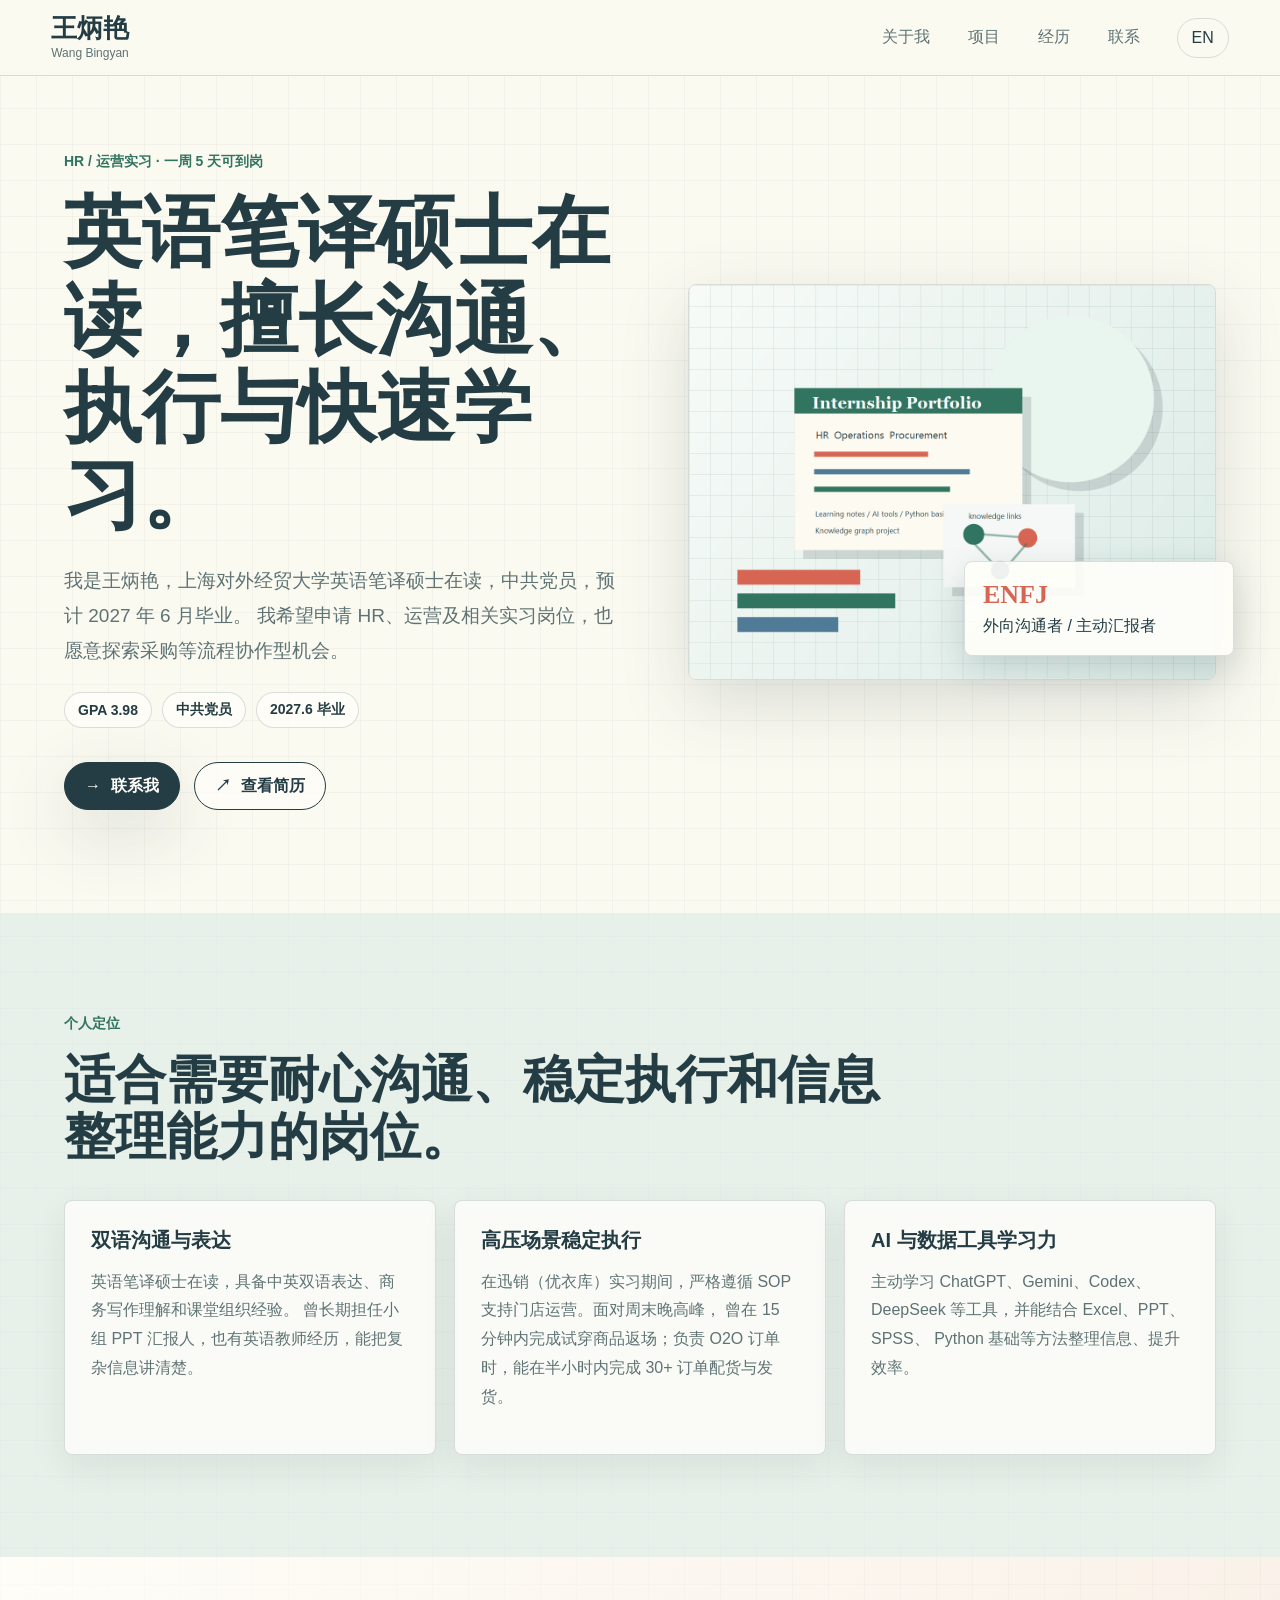
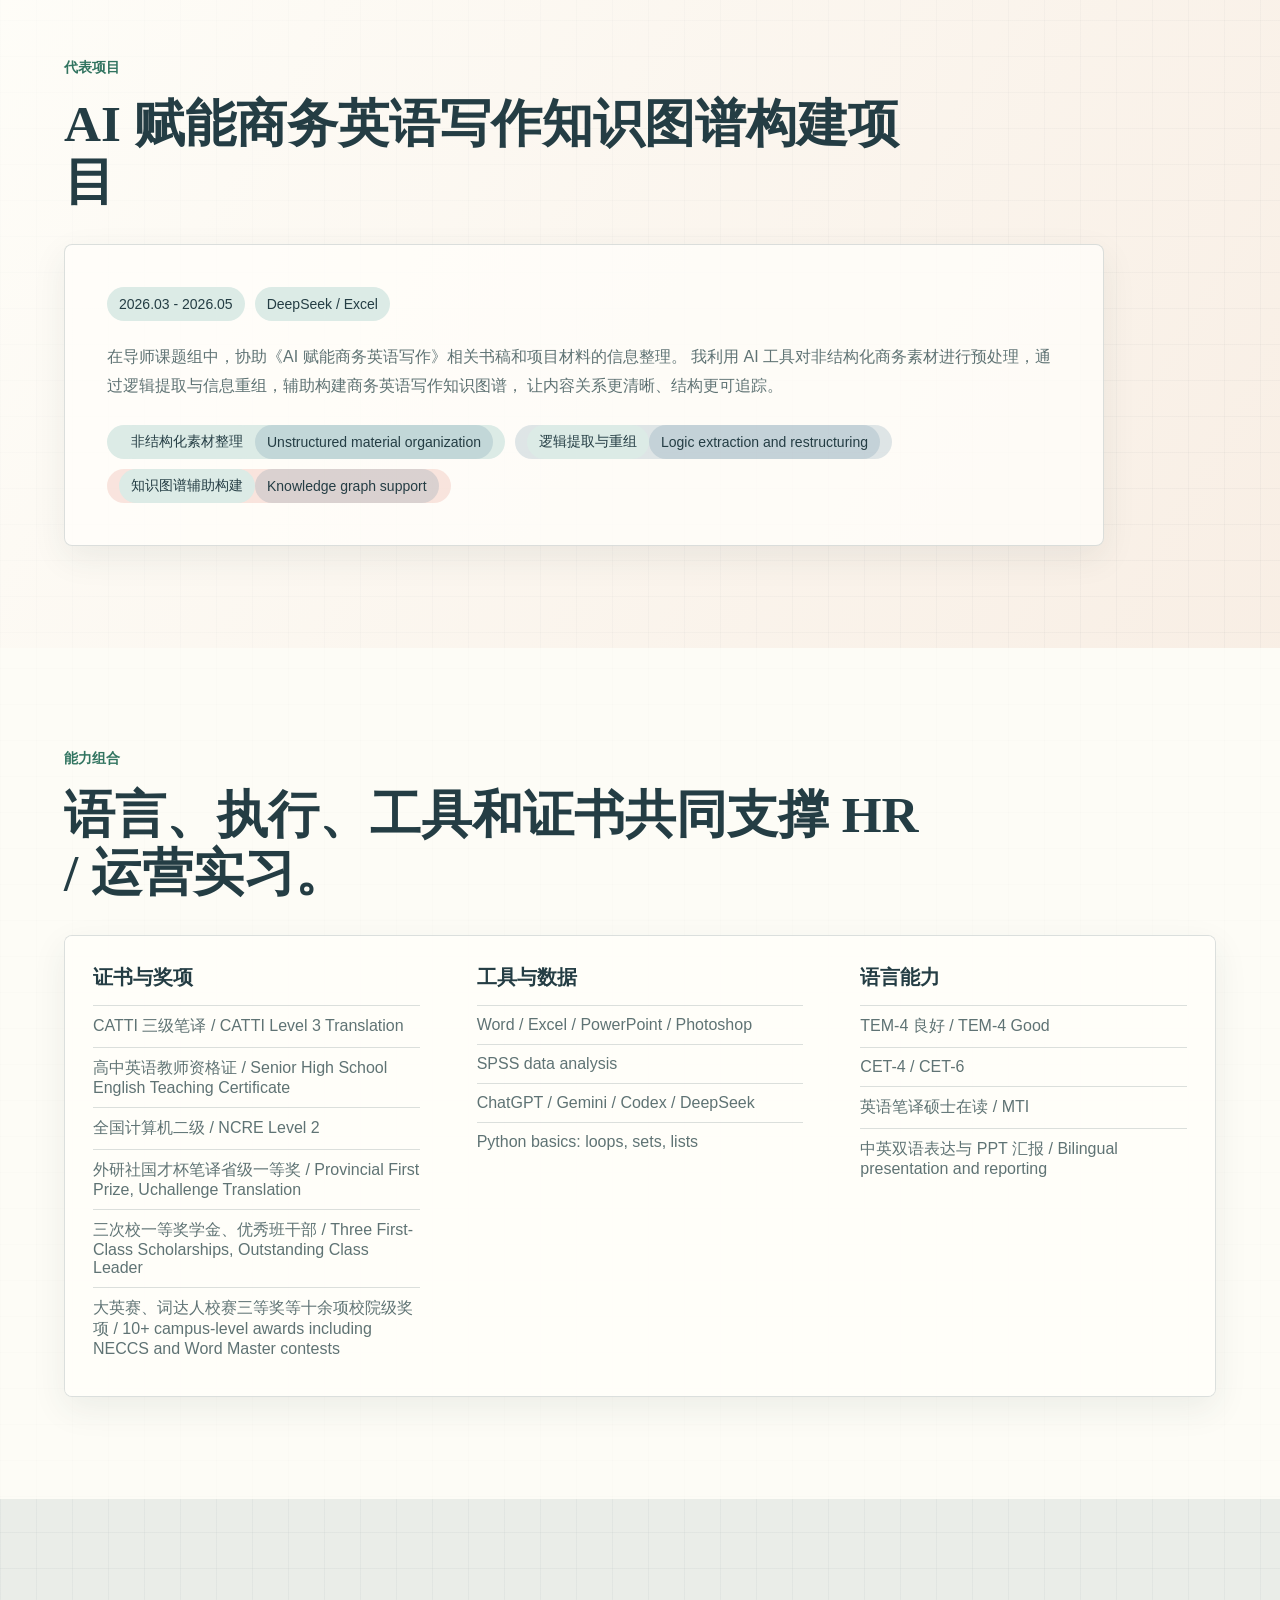
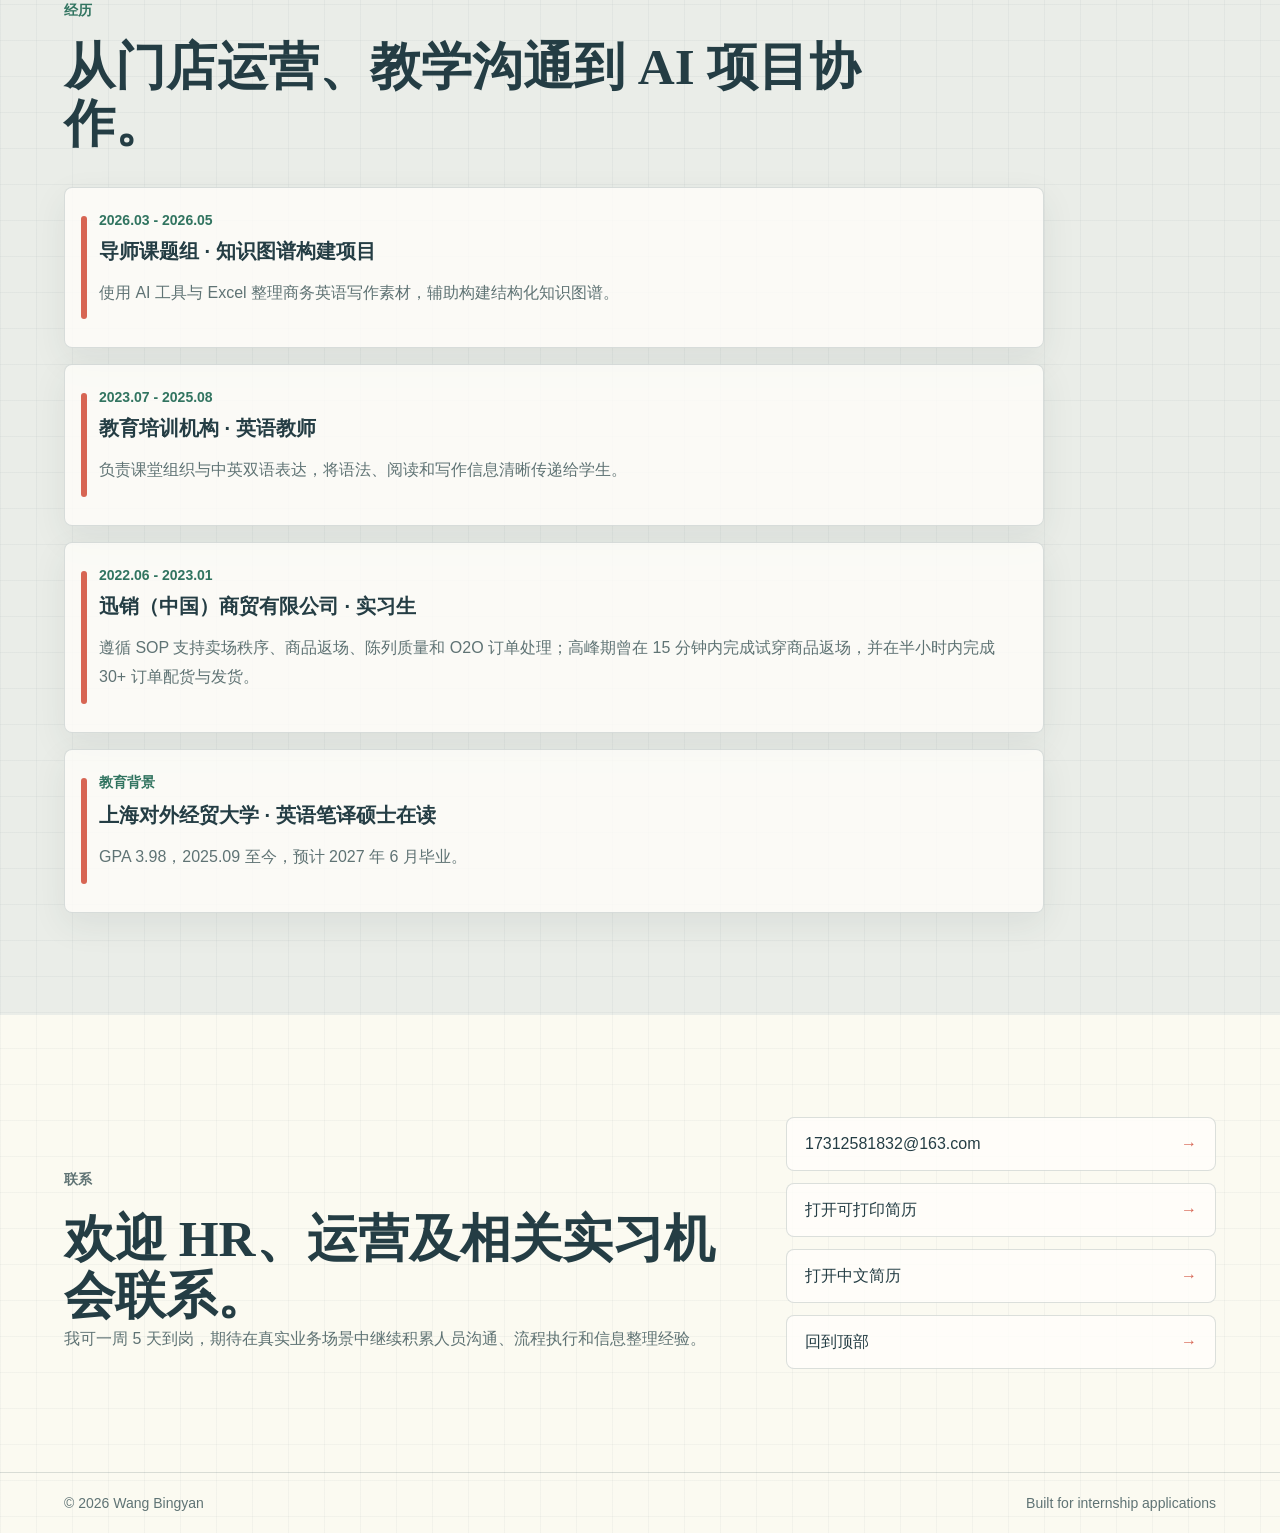
<file: index.html>
﻿<!DOCTYPE html>
<html lang="zh-CN">
  <head>
    <meta charset="UTF-8" />
    <meta name="viewport" content="width=device-width, initial-scale=1.0" />
    <title>王炳艳 | Internship Portfolio</title>
    <meta
      name="description"
      content="王炳艳的中英双语求职个人网页，面向 HR、运营等实习机会。"
    />
    <link rel="stylesheet" href="styles.css" />
  </head>
  <body>
    <header class="site-header" aria-label="Primary navigation">
      <a class="brand" href="#top" aria-label="Back to top">
        <span>王炳艳</span>
        <small>Wang Bingyan</small>
      </a>
      <nav class="nav-links" aria-label="Page sections">
        <a href="#about"><span class="lang-zh">关于我</span><span class="lang-en">About</span></a>
        <a href="#project"><span class="lang-zh">项目</span><span class="lang-en">Project</span></a>
        <a href="#experience"><span class="lang-zh">经历</span><span class="lang-en">Experience</span></a>
        <a href="#contact"><span class="lang-zh">联系</span><span class="lang-en">Contact</span></a>
      </nav>
      <button class="lang-toggle" type="button" aria-pressed="false">
        <span class="lang-zh">EN</span>
        <span class="lang-en">中文</span>
      </button>
    </header>

    <main id="top">
      <section class="hero section-band">
        <div class="hero-copy reveal">
          <p class="eyebrow">
            <span class="lang-zh">HR / 运营实习 · 一周 5 天可到岗</span>
            <span class="lang-en">HR / Operations Internship · Available 5 Days a Week</span>
          </p>
          <h1>
            <span class="lang-zh">英语笔译硕士在读，擅长沟通、执行与快速学习。</span>
            <span class="lang-en">MTI student with strengths in communication, execution, and fast learning.</span>
          </h1>
          <p class="hero-summary">
            <span class="lang-zh">
              我是王炳艳，上海对外经贸大学英语笔译硕士在读，中共党员，预计 2027 年 6 月毕业。
              我希望申请 HR、运营及相关实习岗位，也愿意探索采购等流程协作型机会。
            </span>
            <span class="lang-en">
              I am Wang Bingyan, a Master of Translation and Interpreting student at Shanghai
              University of International Business and Economics, expected to graduate in June 2027.
              I am seeking HR, operations, and related internship opportunities, with openness to
              process-oriented roles such as procurement support.
            </span>
          </p>
          <div class="hero-facts" aria-label="Key facts">
            <span>
              <span class="lang-zh">GPA 3.98</span>
              <span class="lang-en">GPA 3.98</span>
            </span>
            <span>
              <span class="lang-zh">中共党员</span>
              <span class="lang-en">CPC Member</span>
            </span>
            <span>
              <span class="lang-zh">2027.6 毕业</span>
              <span class="lang-en">Graduating 2027.6</span>
            </span>
          </div>
          <div class="hero-actions">
            <a class="button primary" href="#contact">
              <span aria-hidden="true">→</span>
              <span class="lang-zh">联系我</span>
              <span class="lang-en">Contact Me</span>
            </a>
            <a class="button secondary" href="resume.html" target="_blank" rel="noreferrer">
              <span aria-hidden="true">↗</span>
              <span class="lang-zh">查看简历</span>
              <span class="lang-en">View Resume</span>
            </a>
          </div>
        </div>

        <div class="hero-visual reveal" aria-label="Portfolio visual">
          <img src="[data-uri]" alt="Portfolio desk visual with notes and knowledge links" />
          <div class="signal-card">
            <strong>ENFJ</strong>
            <span class="lang-zh">外向沟通者 / 主动汇报者</span>
            <span class="lang-en">Outgoing communicator / Confident presenter</span>
          </div>
        </div>
      </section>

      <section id="about" class="section-band about">
        <div class="section-heading reveal">
          <p class="eyebrow">
            <span class="lang-zh">个人定位</span>
            <span class="lang-en">Positioning</span>
          </p>
          <h2>
            <span class="lang-zh">适合需要耐心沟通、稳定执行和信息整理能力的岗位。</span>
            <span class="lang-en">A fit for roles requiring patient communication, steady execution, and information organization.</span>
          </h2>
        </div>
        <div class="about-grid">
          <article class="about-panel reveal">
            <h3>
              <span class="lang-zh">双语沟通与表达</span>
              <span class="lang-en">Bilingual Communication</span>
            </h3>
            <p>
              <span class="lang-zh">
                英语笔译硕士在读，具备中英双语表达、商务写作理解和课堂组织经验。
                曾长期担任小组 PPT 汇报人，也有英语教师经历，能把复杂信息讲清楚。
              </span>
              <span class="lang-en">
                As an MTI student, I have built bilingual communication, business writing
                comprehension, and classroom organization skills. I often present group reports
                and have experience as an English teacher.
              </span>
            </p>
          </article>
          <article class="about-panel reveal">
            <h3>
              <span class="lang-zh">高压场景稳定执行</span>
              <span class="lang-en">Steady Execution Under Pressure</span>
            </h3>
            <p>
              <span class="lang-zh">
                在迅销（优衣库）实习期间，严格遵循 SOP 支持门店运营。面对周末晚高峰，
                曾在 15 分钟内完成试穿商品返场；负责 O2O 订单时，能在半小时内完成 30+ 订单配货与发货。
              </span>
              <span class="lang-en">
                During my Fast Retailing (UNIQLO) internship, I followed SOPs to support store
                operations. During weekend peak hours, I returned fitting-room items to the sales
                floor within 15 minutes; in O2O order handling, I fulfilled 30+ orders within 30 minutes.
              </span>
            </p>
          </article>
          <article class="about-panel reveal">
            <h3>
              <span class="lang-zh">AI 与数据工具学习力</span>
              <span class="lang-en">AI and Data Tool Learning</span>
            </h3>
            <p>
              <span class="lang-zh">
                主动学习 ChatGPT、Gemini、Codex、DeepSeek 等工具，并能结合 Excel、PPT、SPSS、
                Python 基础等方法整理信息、提升效率。
              </span>
              <span class="lang-en">
                I actively learn tools such as ChatGPT, Gemini, Codex, and DeepSeek, and combine
                them with Excel, PowerPoint, SPSS, and Python basics to organize information and
                improve working efficiency.
              </span>
            </p>
          </article>
        </div>
      </section>

      <section id="project" class="section-band project">
        <div class="section-heading reveal">
          <p class="eyebrow">
            <span class="lang-zh">代表项目</span>
            <span class="lang-en">Featured Project</span>
          </p>
          <h2>
            <span class="lang-zh">AI 赋能商务英语写作知识图谱构建项目</span>
            <span class="lang-en">Knowledge Graph Project for AI-Empowered Business English Writing</span>
          </h2>
        </div>
        <article class="project-card reveal">
          <div class="project-meta">
            <span>2026.03 - 2026.05</span>
            <span>DeepSeek / Excel</span>
          </div>
          <p>
            <span class="lang-zh">
              在导师课题组中，协助《AI 赋能商务英语写作》相关书稿和项目材料的信息整理。
              我利用 AI 工具对非结构化商务素材进行预处理，通过逻辑提取与信息重组，辅助构建商务英语写作知识图谱，
              让内容关系更清晰、结构更可追踪。
            </span>
            <span class="lang-en">
              In a faculty research project on AI-empowered business English writing, I supported
              information organization for book and funding materials. I used AI tools to preprocess
              unstructured business materials, extract logic, reorganize information, and support a
              more traceable knowledge graph.
            </span>
          </p>
          <div class="project-points">
            <span>
              <span class="lang-zh">非结构化素材整理</span>
              <span class="lang-en">Unstructured material organization</span>
            </span>
            <span>
              <span class="lang-zh">逻辑提取与重组</span>
              <span class="lang-en">Logic extraction and restructuring</span>
            </span>
            <span>
              <span class="lang-zh">知识图谱辅助构建</span>
              <span class="lang-en">Knowledge graph support</span>
            </span>
          </div>
        </article>
      </section>

      <section id="skills" class="section-band skills">
        <div class="section-heading reveal">
          <p class="eyebrow">
            <span class="lang-zh">能力组合</span>
            <span class="lang-en">Skill Mix</span>
          </p>
          <h2>
            <span class="lang-zh">语言、执行、工具和证书共同支撑 HR / 运营实习。</span>
            <span class="lang-en">Language, execution, tools, and credentials support HR / operations internships.</span>
          </h2>
        </div>
        <div class="skill-board reveal">
          <div>
            <h3>
              <span class="lang-zh">证书与奖项</span>
              <span class="lang-en">Certificates & Awards</span>
            </h3>
            <ul>
              <li>CATTI 三级笔译 / CATTI Level 3 Translation</li>
              <li>高中英语教师资格证 / Senior High School English Teaching Certificate</li>
              <li>全国计算机二级 / NCRE Level 2</li>
              <li>外研社国才杯笔译省级一等奖 / Provincial First Prize, Uchallenge Translation</li>
              <li>三次校一等奖学金、优秀班干部 / Three First-Class Scholarships, Outstanding Class Leader</li>
              <li>大英赛、词达人校赛三等奖等十余项校院级奖项 / 10+ campus-level awards including NECCS and Word Master contests</li>
            </ul>
          </div>
          <div>
            <h3>
              <span class="lang-zh">工具与数据</span>
              <span class="lang-en">Tools & Data</span>
            </h3>
            <ul>
              <li>Word / Excel / PowerPoint / Photoshop</li>
              <li>SPSS data analysis</li>
              <li>ChatGPT / Gemini / Codex / DeepSeek</li>
              <li>Python basics: loops, sets, lists</li>
            </ul>
          </div>
          <div>
            <h3>
              <span class="lang-zh">语言能力</span>
              <span class="lang-en">Language Proficiency</span>
            </h3>
            <ul>
              <li>TEM-4 良好 / TEM-4 Good</li>
              <li>CET-4 / CET-6</li>
              <li>英语笔译硕士在读 / MTI</li>
              <li>中英双语表达与 PPT 汇报 / Bilingual presentation and reporting</li>
            </ul>
          </div>
        </div>
      </section>

      <section id="experience" class="section-band experience">
        <div class="section-heading reveal">
          <p class="eyebrow">
            <span class="lang-zh">经历</span>
            <span class="lang-en">Experience</span>
          </p>
          <h2>
            <span class="lang-zh">从门店运营、教学沟通到 AI 项目协作。</span>
            <span class="lang-en">From store operations and teaching communication to AI project support.</span>
          </h2>
        </div>
        <div class="timeline reveal">
          <article>
            <time>2026.03 - 2026.05</time>
            <h3>
              <span class="lang-zh">导师课题组 · 知识图谱构建项目</span>
              <span class="lang-en">Faculty Research Group · Knowledge Graph Project</span>
            </h3>
            <p>
              <span class="lang-zh">使用 AI 工具与 Excel 整理商务英语写作素材，辅助构建结构化知识图谱。</span>
              <span class="lang-en">Used AI tools and Excel to organize business English writing materials and support a structured knowledge graph.</span>
            </p>
          </article>
          <article>
            <time>2023.07 - 2025.08</time>
            <h3>
              <span class="lang-zh">教育培训机构 · 英语教师</span>
              <span class="lang-en">Education Institution · English Teacher</span>
            </h3>
            <p>
              <span class="lang-zh">负责课堂组织与中英双语表达，将语法、阅读和写作信息清晰传递给学生。</span>
              <span class="lang-en">Organized classes and delivered bilingual explanations of grammar, reading, and writing content.</span>
            </p>
          </article>
          <article>
            <time>2022.06 - 2023.01</time>
            <h3>
              <span class="lang-zh">迅销（中国）商贸有限公司 · 实习生</span>
              <span class="lang-en">Fast Retailing China · Intern</span>
            </h3>
            <p>
              <span class="lang-zh">遵循 SOP 支持卖场秩序、商品返场、陈列质量和 O2O 订单处理；高峰期曾在 15 分钟内完成试穿商品返场，并在半小时内完成 30+ 订单配货与发货。</span>
              <span class="lang-en">Followed SOPs to support store order, item returns, display quality, and O2O order handling; returned fitting-room items within 15 minutes and fulfilled 30+ orders within 30 minutes during peak periods.</span>
            </p>
          </article>
          <article>
            <time>
              <span class="lang-zh">教育背景</span>
              <span class="lang-en">Education</span>
            </time>
            <h3>
              <span class="lang-zh">上海对外经贸大学 · 英语笔译硕士在读</span>
              <span class="lang-en">Shanghai University of International Business and Economics · MTI</span>
            </h3>
            <p>
              <span class="lang-zh">GPA 3.98，2025.09 至今，预计 2027 年 6 月毕业。</span>
              <span class="lang-en">GPA 3.98, 2025.09 to present, expected to graduate in June 2027.</span>
            </p>
          </article>
        </div>
      </section>

      <section id="contact" class="section-band contact">
        <div class="contact-copy reveal">
          <p class="eyebrow">
            <span class="lang-zh">联系</span>
            <span class="lang-en">Contact</span>
          </p>
          <h2>
            <span class="lang-zh">欢迎 HR、运营及相关实习机会联系。</span>
            <span class="lang-en">Open to HR, operations, and related internship opportunities.</span>
          </h2>
          <p>
            <span class="lang-zh">我可一周 5 天到岗，期待在真实业务场景中继续积累人员沟通、流程执行和信息整理经验。</span>
            <span class="lang-en">I am available five days a week and look forward to growing through real business scenarios involving communication, process execution, and information organization.</span>
          </p>
        </div>
        <div class="contact-links reveal">
          <a href="mailto:17312581832@163.com">17312581832@163.com</a>
          <a href="resume.html" target="_blank" rel="noreferrer">
            <span class="lang-zh">打开可打印简历</span>
            <span class="lang-en">Open Printable Resume</span>
          </a>
          <a href="resume-cn.html" target="_blank" rel="noreferrer">
            <span class="lang-zh">打开中文简历</span>
            <span class="lang-en">Open Chinese Resume</span>
          </a>
          <a href="#top">
            <span class="lang-zh">回到顶部</span>
            <span class="lang-en">Back to Top</span>
          </a>
        </div>
      </section>
    </main>

    <footer class="site-footer">
      <span>© 2026 Wang Bingyan</span>
      <span>
        <span class="lang-zh">Built for internship applications</span>
        <span class="lang-en">Built for internship applications</span>
      </span>
    </footer>

    <script src="script.js"></script>
  </body>
</html>
</file>
<file: styles.css>
:root {
  --paper: #fbfaf1;
  --mint: #dcebe6;
  --sage: #317460;
  --ink: #243d44;
  --soft-ink: #5f7374;
  --coral: #d76553;
  --blue: #507b97;
  --line: rgba(36, 61, 68, 0.16);
  --white: #fffefa;
  --shadow: 0 22px 70px rgba(36, 61, 68, 0.16);
}

* {
  box-sizing: border-box;
}

html {
  scroll-behavior: smooth;
}

body {
  margin: 0;
  color: var(--ink);
  background:
    linear-gradient(90deg, rgba(36, 61, 68, 0.04) 1px, transparent 1px),
    linear-gradient(rgba(36, 61, 68, 0.04) 1px, transparent 1px),
    var(--paper);
  background-size: 36px 36px;
  font-family: "Microsoft YaHei", "Noto Sans CJK SC", "Segoe UI", sans-serif;
  letter-spacing: 0;
}

a {
  color: inherit;
  text-decoration: none;
}

img {
  display: block;
  max-width: 100%;
}

.lang-en {
  display: none;
}

body.en {
  font-family: Verdana, "Trebuchet MS", sans-serif;
}

body.en .lang-zh {
  display: none;
}

body.en .lang-en {
  display: inline;
}

.site-header {
  position: sticky;
  top: 0;
  z-index: 20;
  display: grid;
  grid-template-columns: 1fr auto auto;
  gap: 22px;
  align-items: center;
  padding: 16px clamp(18px, 4vw, 54px);
  border-bottom: 1px solid var(--line);
  background: rgba(251, 250, 241, 0.88);
  backdrop-filter: blur(18px);
}

.brand {
  display: inline-flex;
  flex-direction: column;
  line-height: 1.05;
  width: max-content;
}

.brand span {
  font-family: STZhongsong, Georgia, serif;
  font-size: clamp(20px, 2vw, 26px);
  font-weight: 700;
}

.brand small {
  color: var(--soft-ink);
  font-size: 12px;
  margin-top: 4px;
}

.nav-links {
  display: flex;
  align-items: center;
  gap: 8px;
}

.nav-links a,
.lang-toggle {
  min-height: 40px;
  padding: 0 14px;
  border: 1px solid transparent;
  border-radius: 999px;
  color: var(--soft-ink);
  background: transparent;
  font: inherit;
  cursor: pointer;
  display: inline-flex;
  align-items: center;
  justify-content: center;
}

.nav-links a:hover,
.lang-toggle:hover {
  border-color: var(--line);
  color: var(--ink);
  background: rgba(255, 254, 250, 0.75);
}

.lang-toggle {
  border-color: var(--line);
  color: var(--ink);
}

.section-band {
  padding: clamp(56px, 8vw, 104px) clamp(20px, 5vw, 72px);
}

.hero {
  min-height: 84vh;
  display: grid;
  grid-template-columns: minmax(0, 1.03fr) minmax(320px, 0.97fr);
  align-items: center;
  gap: clamp(34px, 5vw, 72px);
  padding-top: clamp(40px, 6vw, 80px);
}

.eyebrow {
  margin: 0 0 18px;
  color: var(--sage);
  font-size: 14px;
  font-weight: 700;
  text-transform: uppercase;
}

h1,
h2,
h3,
p {
  margin-top: 0;
}

h1,
h2 {
  font-family: STZhongsong, Georgia, serif;
  letter-spacing: 0;
  line-height: 1.12;
}

h1 {
  max-width: 780px;
  margin-bottom: 24px;
  font-size: clamp(42px, 6.4vw, 78px);
}

h2 {
  max-width: 860px;
  margin-bottom: 0;
  font-size: clamp(30px, 4vw, 52px);
}

h3 {
  font-size: 20px;
  margin-bottom: 14px;
}

.hero-summary {
  max-width: 720px;
  color: var(--soft-ink);
  font-size: clamp(16px, 1.5vw, 19px);
  line-height: 1.85;
}

.hero-facts {
  display: flex;
  flex-wrap: wrap;
  gap: 10px;
  margin-top: 24px;
}

.hero-facts > span {
  display: inline-flex;
  align-items: center;
  min-height: 36px;
  padding: 0 13px;
  border: 1px solid var(--line);
  border-radius: 999px;
  background: rgba(255, 254, 250, 0.72);
  color: var(--ink);
  font-size: 14px;
  font-weight: 700;
}

.hero-actions {
  display: flex;
  flex-wrap: wrap;
  gap: 14px;
  margin-top: 34px;
}

.button {
  min-height: 48px;
  display: inline-flex;
  align-items: center;
  justify-content: center;
  gap: 10px;
  border-radius: 999px;
  padding: 0 20px;
  font-weight: 700;
  border: 1px solid var(--ink);
}

.button.primary {
  color: var(--white);
  background: var(--ink);
  box-shadow: var(--shadow);
}

.button.secondary {
  background: rgba(255, 254, 250, 0.72);
}

.hero-visual {
  position: relative;
}

.hero-visual img {
  width: 100%;
  aspect-ratio: 4 / 3;
  object-fit: cover;
  border: 1px solid var(--line);
  border-radius: 8px;
  box-shadow: var(--shadow);
}

.signal-card {
  position: absolute;
  right: -18px;
  bottom: 24px;
  width: min(270px, 72%);
  padding: 18px;
  border: 1px solid var(--line);
  border-radius: 8px;
  background: rgba(255, 254, 250, 0.9);
  box-shadow: 0 12px 36px rgba(36, 61, 68, 0.18);
}

.signal-card strong {
  display: block;
  color: var(--coral);
  font-family: Georgia, serif;
  font-size: 26px;
  margin-bottom: 6px;
}

.section-heading {
  max-width: 980px;
  margin-bottom: 34px;
}

.about {
  background: rgba(220, 235, 230, 0.62);
}

.about-grid {
  display: grid;
  grid-template-columns: repeat(3, minmax(0, 1fr));
  gap: 18px;
}

.about-panel,
.project-card,
.skill-board,
.timeline article {
  border: 1px solid var(--line);
  border-radius: 8px;
  background: rgba(255, 254, 250, 0.78);
  box-shadow: 0 12px 34px rgba(36, 61, 68, 0.08);
}

.about-panel {
  padding: 26px;
}

.about-panel p,
.project-card p,
.timeline p,
.contact p {
  color: var(--soft-ink);
  line-height: 1.8;
}

.project {
  background: linear-gradient(120deg, rgba(255, 254, 250, 0.78), rgba(215, 101, 83, 0.08));
}

.project-card {
  padding: clamp(24px, 4vw, 42px);
  max-width: 1040px;
}

.project-meta,
.project-points {
  display: flex;
  flex-wrap: wrap;
  gap: 10px;
}

.project-meta {
  margin-bottom: 22px;
}

.project-meta span,
.project-points span {
  display: inline-flex;
  align-items: center;
  min-height: 34px;
  padding: 0 12px;
  border-radius: 999px;
  background: var(--mint);
  color: var(--ink);
  font-size: 14px;
}

.project-points {
  margin-top: 24px;
}

.project-points span:nth-child(2) {
  background: rgba(80, 123, 151, 0.18);
}

.project-points span:nth-child(3) {
  background: rgba(215, 101, 83, 0.16);
}

.skills {
  background: rgba(255, 254, 250, 0.68);
}

.skill-board {
  display: grid;
  grid-template-columns: repeat(3, minmax(0, 1fr));
  gap: 1px;
  overflow: hidden;
}

.skill-board > div {
  padding: 28px;
  background: rgba(255, 254, 250, 0.76);
}

.skill-board ul {
  list-style: none;
  margin: 0;
  padding: 0;
  color: var(--soft-ink);
}

.skill-board li {
  padding: 10px 0;
  border-top: 1px solid var(--line);
}

.experience {
  background: rgba(80, 123, 151, 0.1);
}

.timeline {
  display: grid;
  gap: 16px;
  max-width: 980px;
}

.timeline article {
  position: relative;
  padding: 24px 24px 24px 34px;
}

.timeline article::before {
  content: "";
  position: absolute;
  left: 16px;
  top: 28px;
  width: 6px;
  height: calc(100% - 56px);
  border-radius: 10px;
  background: var(--coral);
}

.timeline time {
  display: block;
  margin-bottom: 10px;
  color: var(--sage);
  font-size: 14px;
  font-weight: 700;
}

.contact {
  display: grid;
  grid-template-columns: minmax(0, 1fr) minmax(280px, 430px);
  gap: 34px;
  align-items: end;
}

.contact-links {
  display: grid;
  gap: 12px;
}

.contact-links a {
  min-height: 54px;
  display: flex;
  align-items: center;
  justify-content: space-between;
  padding: 0 18px;
  border: 1px solid var(--line);
  border-radius: 8px;
  background: rgba(255, 254, 250, 0.82);
  color: var(--ink);
}

.contact-links a::after {
  content: "→";
  color: var(--coral);
}

.site-footer {
  display: flex;
  justify-content: space-between;
  gap: 20px;
  padding: 22px clamp(20px, 5vw, 72px);
  border-top: 1px solid var(--line);
  color: var(--soft-ink);
  font-size: 14px;
}

.reveal {
  opacity: 0;
  transform: translateY(18px);
  transition: opacity 650ms ease, transform 650ms ease;
}

.reveal.visible {
  opacity: 1;
  transform: translateY(0);
}

@media (max-width: 900px) {
  .site-header {
    grid-template-columns: 1fr auto;
  }

  .nav-links {
    display: none;
  }

  .hero,
  .contact {
    grid-template-columns: 1fr;
  }

  .hero {
    min-height: auto;
  }

  .about-grid,
  .skill-board {
    grid-template-columns: 1fr;
  }

  .signal-card {
    right: 14px;
  }
}

@media (max-width: 560px) {
  .section-band {
    padding-left: 16px;
    padding-right: 16px;
  }

  h1 {
    font-size: 38px;
  }

  .hero-actions,
  .button,
  .site-footer {
    width: 100%;
  }

  .site-footer {
    flex-direction: column;
  }

  .button {
    padding-left: 14px;
    padding-right: 14px;
  }

  .signal-card {
    position: relative;
    right: auto;
    bottom: auto;
    width: 100%;
    margin-top: 12px;
  }
}

@media (prefers-reduced-motion: reduce) {
  html {
    scroll-behavior: auto;
  }

  .reveal {
    opacity: 1;
    transform: none;
    transition: none;
  }
}
</file>
